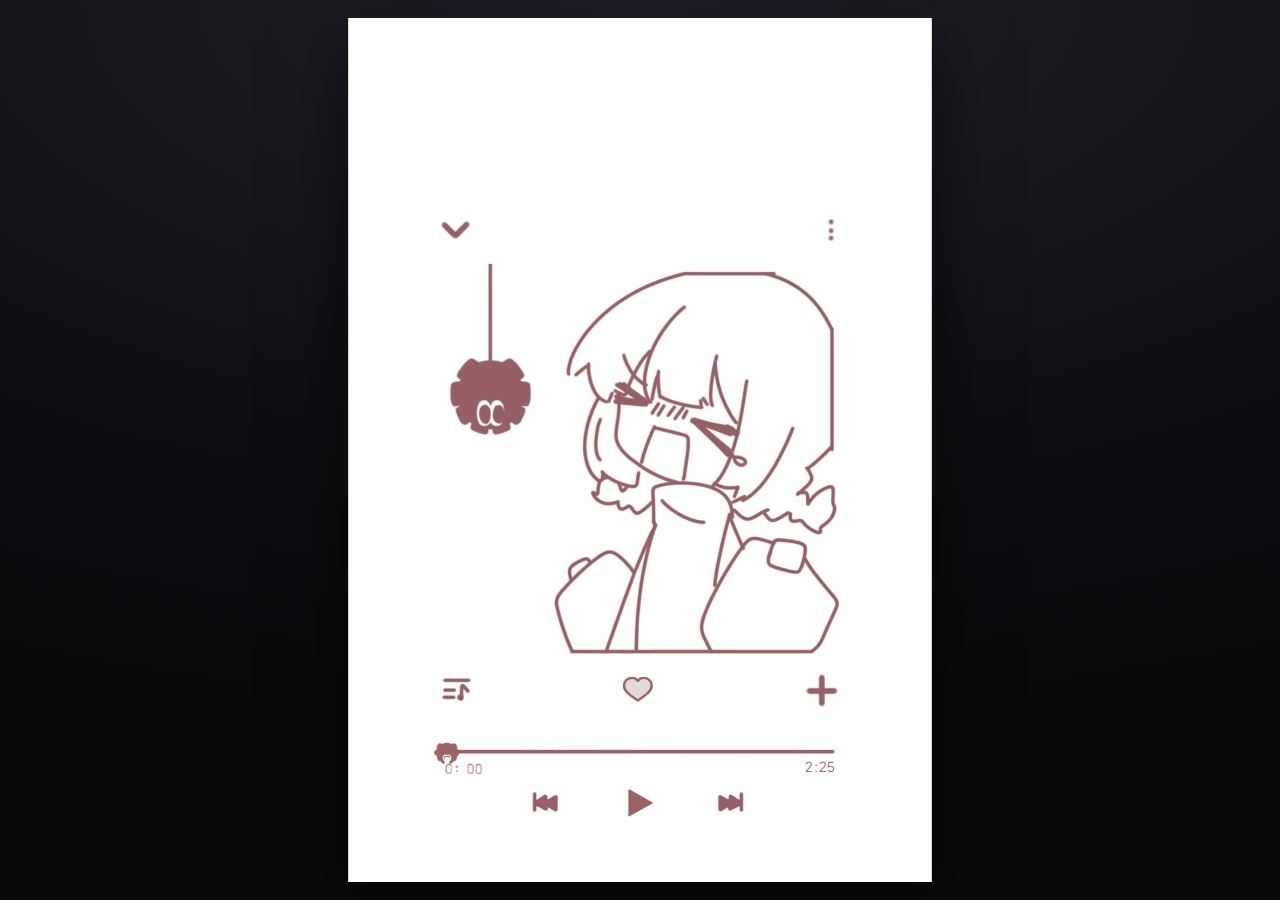
<file: film-player/web/index.html>
<!doctype html>
<html lang="zh-CN">
<head>
<meta charset="utf-8">
<meta name="viewport" content="width=device-width,initial-scale=1,viewport-fit=cover">
<!-- the player draws the film's measured colours; dark-mode extensions must not
     remap them (Dark Reader honours this tag) -->
<meta name="darkreader-lock">
<title>沃玛の播放器</title>
<link rel="stylesheet" href="css/player.css?v=1793479563325">
</head>
<body>
<div class="stage">
  <div class="phone" id="phone">
    <div class="bg" id="bg"></div>
    <div class="pics" id="pics">
      <img class="pic" id="pic0" alt="">
      <video class="crop" id="crop" muted loop playsinline preload="none"></video>
    </div>
    <div class="ui" id="ui">
      <button class="glyph" id="chevron" aria-label="播放列表"></button>
      <button class="glyph" id="dots" aria-label="歌曲信息" aria-expanded="false"></button>
      <div class="info" id="info" role="dialog" aria-label="歌曲信息" tabindex="-1" hidden>
        <b id="infoTitle"></b>
        <span id="infoSub"></span>
        <a id="infoLink" href="#" target="_blank" rel="noopener">在原视频里看</a>
      </div>
      <button class="glyph" id="btnList" aria-label="播放列表"></button>
      <button class="glyph heart" id="btnHeart" aria-label="喜欢" aria-pressed="false">
        <svg class="ico heart-ico" viewBox="0 0 48 44" preserveAspectRatio="none" aria-hidden="true">
          <path class="heart-body" d="M24 41 C10 31 2 24 2 15 C2 7 8 2 15 2 C19 2 22 4 24 7 C26 4 29 2 33 2 C40 2 46 7 46 15 C46 24 38 31 24 41 Z"/>
        </svg>
      </button>
      <button class="glyph" id="btnPlus" aria-label="加入"></button>
      <div class="bar" id="bar" role="slider" tabindex="0" aria-label="播放进度" aria-valuemin="0" aria-valuemax="100" aria-valuenow="0" aria-valuetext=""><div class="knob" id="knob"></div></div>
      <div class="clock" id="clockCur"></div>
      <button class="glyph" id="btnPrev" aria-label="上一首"></button>
      <button class="glyph play" id="btnPlay" aria-label="播放">
        <svg class="ico" viewBox="0 0 48 53" aria-hidden="true">
          <path class="tri" d="M3 3 L45 26.5 L3 50 Z"/>
          <g class="pause"><rect x="5" y="3" width="13" height="47" rx="3"/><rect x="30" y="3" width="13" height="47" rx="3"/></g>
        </svg>
      </button>
      <button class="glyph" id="btnNext" aria-label="下一首"></button>
    </div>
  </div>
</div>

<div class="sheet" id="sheet">
  <div class="sheet-inner">
    <div class="sheet-head">
      <span>沃玛の播放器</span>
      <button class="close" id="btnClose" aria-label="关闭">×</button>
    </div>
    <ol class="list" id="list"></ol>
    <div class="sheet-foot">含翻唱、原创曲、vocaloid 曲人声本家 / 不完全收录</div>
  </div>
</div>

<audio id="audio" preload="metadata"></audio>
<script src="js/data.js?v=1793479563325"></script>
<script src="js/player.js?v=1793479563325"></script>
</body>
</html>
</file>
<file: film-player/web/css/player.css>
/* Warma player - styles.
   The art layer is the film itself (<video>). The live layer only redraws the
   scrub knob, the elapsed clock and the play key, at the pixel positions
   measured per song.
   Design base: 1080x1894, scaled uniformly. */
:root {
  color-scheme: only light;
  --w: 1080px;
  --h: 1600px;
  --ink: #9B6465;
  --heart: #9B6465;
  --bg: #fff;
  --heart-bg: #fff;
  --ease: cubic-bezier(.22, .61, .36, 1);
}

* { box-sizing: border-box; -webkit-tap-highlight-color: transparent; }

html, body {
  margin: 0;
  height: 100%;
  background: #0d0d11;
  overflow: hidden;
  font-family: "PingFang SC", "Microsoft YaHei", system-ui, sans-serif;
}

.stage {
  position: fixed;
  inset: 0;
  background: radial-gradient(120% 80% at 50% 0%, #1e1e26 0%, #101014 60%, #0a0a0d 100%);
}

.phone {
  position: absolute;
  left: 50%;
  top: 50%;
  width: var(--w);
  height: var(--h);
  margin-left: calc(var(--w) / -2);
  margin-top: calc(var(--h) / -2);
  transform-origin: 50% 50%;
  overflow: hidden;
  color: var(--ink);
  background: var(--bg);
  box-shadow: 0 40px 120px rgba(0, 0, 0, .55);
  user-select: none;
  touch-action: manipulation;
  isolation: isolate;
}

.bg { position: absolute; inset: 0; background: var(--bg); z-index: 0; }

/* ---------- drawings ----------
   The three poses cut from the footage cycle in the film's own order, at the
   song's own measured period: hand-drawn animation is a handful of drawings
   held in sequence.  The cycle runs only while the song does: a paused song
   freezes on the drawing it had reached, it does not jump back to the first. */
.pics { position: absolute; inset: 0; z-index: 1; }
.pics .pic {
  position: absolute;
  inset: 0;
  display: block;
  width: 100%;
  height: 100%;
  object-fit: fill;
}
/* the moving region of the drawing, cut from the film and looped in place:
   positioned by the player, plays only while the song does */
.pics .crop {
  position: absolute;
  inset: 0;
  width: 100%;
  height: 100%;
  object-fit: fill;
  pointer-events: none;
}

.ui { position: absolute; inset: 0; z-index: 2; color: var(--ink); }

/* ---------- hit targets ----------
   The icons themselves are painted in the art layer, so these buttons are
   invisible hit areas laid over them. */
.glyph {
  position: absolute;
  padding: 0;
  border: 0;
  background: none;
  color: inherit;
  cursor: pointer;
  display: block;
  opacity: 0;
  transition: opacity .18s var(--ease);
}
/* the measured ink boxes are the visuals, not the targets: at phone scale the
   dots key is a few physical pixels wide.  An invisible pseudo-element grows
   every key's hit area without moving anything. */
.glyph::after { content: ""; position: absolute; inset: -12px; }
.glyph:hover { opacity: .18; background: currentColor; border-radius: 8px; }
.glyph:active { opacity: .3; background: currentColor; border-radius: 8px; }


/* ---------- heart ----------
   Drawn live for one reason: a like has to change the heart itself, and the
   film's heart is painted into the artwork.  The rim is the song's own ink (the
   film draws the heart as an ink rim around a body in the heart colour).  The
   body carries the state: a pale tint of that colour when not liked, the colour
   itself when liked - already pushed to 3:1 on the backdrop under it by
   build_data3, because on five posters the film's body would be invisible.
   No background plate, no halo. */
/* the hit areas are invisible by design; keyboard focus has to be visible, so
   the key itself comes back at full opacity with a ring while focused */
.glyph:focus-visible { opacity: 1; outline: 3px solid currentColor; outline-offset: 6px; border-radius: 8px; }
.glyph.heart { opacity: 1; }
.glyph.heart:hover { opacity: .78; background: none; border-radius: 0; }
.glyph.heart:active { opacity: .62; background: none; }
.glyph.heart:focus-visible { outline: 3px solid currentColor; outline-offset: 6px; }
.heart-ico .heart-body {
  fill: color-mix(in srgb, var(--heart) 32%, var(--heart-bg));
  stroke: currentColor;
  stroke-width: 4;
  stroke-linejoin: round;
  transition: fill .18s var(--ease);
}
.glyph.heart.on .heart-ico .heart-body { fill: var(--heart); }

/* ---------- song info (the dots key) ---------- */
.info {
  position: absolute;
  right: 70px;
  top: 400px;
  max-width: 330px;
  display: flex;
  flex-direction: column;
  gap: 6px;
  padding: 16px 18px;
  border-radius: 16px;
  background: rgba(255, 253, 248, .96);
  color: #4a3b3b;
  box-shadow: 0 18px 48px rgba(0, 0, 0, .28);
  font-size: 20px;
  z-index: 5;
}
.info[hidden] { display: none; }   /* a display:flex rule beats [hidden] otherwise */
.info b { font-size: 22px; }
.info span { opacity: .7; }
.info a { color: inherit; opacity: .8; }

/* ---------- play key ----------
   Drawn live, not taken from the still: the film never shows a pause state and
   its painted triangle is erased from the artwork, so the key has to be drawn
   here.  The colour comes from the song's own ink, pushed until it clears 3:1
   against the backdrop the key actually sits on. */
.glyph.play { opacity: 1; }
.glyph.play:hover { opacity: .72; background: none; border-radius: 0; }
.glyph.play:active { opacity: .55; background: none; }
.glyph.play:focus-visible { outline: 3px solid currentColor; outline-offset: 6px; }
.ico { display: block; width: 100%; height: 100%; fill: currentColor; stroke: currentColor;
       stroke-width: 3; stroke-linejoin: round; }
.play .pause { display: none; }
.play.playing .tri { display: none; }
.play.playing .pause { display: block; }
/* the second half of the film is a mirror image: its play key points left */
.glyph.play.flip .ico { transform: scaleX(-1); }

/* ---------- progress ----------
   The bar line is part of the film; only the knob is drawn here. */
.bar:focus-visible { outline: 3px solid currentColor; outline-offset: 10px; border-radius: 6px; }
.bar {
  position: absolute;
  cursor: pointer;
  touch-action: none;
}
.knob {
  position: absolute;
  top: 50%;
  left: 0;
  color: inherit;
  background: currentColor;
  pointer-events: none;
  will-change: transform;
}

/* ---------- clock ---------- */
.clock {
  position: absolute;
  white-space: pre;
  color: inherit;
  pointer-events: none;
  font-size: 0;
  line-height: 0;
}
/* each glyph is placed at the slot the film drew it on */
.clock .bit {
  position: absolute;
  display: block;
  background-repeat: no-repeat;
  -webkit-mask-repeat: no-repeat;
  mask-repeat: no-repeat;
}

/* ---------- list sheet ----------
   The blur belongs to the open state only.  A backdrop-filter on an element
   that is always in the tree is a full-viewport readback and blur of whatever
   is beneath it - which, while a song plays, is the artwork itself - on every
   frame the browser paints, whether or not anyone ever opens the list.  Closed,
   the sheet is also taken out of the tree with visibility so it costs nothing
   at all; the transition still runs because it is on opacity. */
.sheet {
  position: fixed;
  inset: 0;
  display: grid;
  place-items: center;
  background: rgba(8, 8, 12, .55);
  opacity: 0;
  visibility: hidden;
  pointer-events: none;
  transition: opacity .3s var(--ease), visibility .3s var(--ease);
  z-index: 20;
  font-family: "PingFang SC", "Microsoft YaHei", system-ui, sans-serif;
}
.sheet.open {
  opacity: 1;
  visibility: visible;
  pointer-events: auto;
  backdrop-filter: blur(6px);
}

.sheet-inner {
  width: min(760px, 92vw);
  max-height: 82vh;
  display: flex;
  flex-direction: column;
  background: #fffdf8;
  border-radius: 26px;
  padding: 26px 26px 18px;
  box-shadow: 0 30px 80px rgba(0, 0, 0, .5);
  transform: translateY(18px) scale(.98);
  transition: transform .3s var(--ease);
  color: #4a3b3b;
}
.sheet.open .sheet-inner { transform: none; }

.sheet-head {
  display: flex;
  align-items: center;
  justify-content: space-between;
  font-size: 26px;
  letter-spacing: 2px;
  padding: 0 6px 14px;
  border-bottom: 1px dashed rgba(0, 0, 0, .14);
}
.close { border: 0; background: none; font-size: 34px; line-height: 1; cursor: pointer; color: #8a6b6b; }

.list { list-style: none; margin: 8px 0 0; padding: 0; overflow: auto; flex: 1; }
.list li {
  display: flex;
  gap: 16px;
  align-items: baseline;
  padding: 13px 8px;
  border-radius: 12px;
  cursor: pointer;
  transition: background .18s var(--ease);
}
.list li:hover { background: rgba(0, 0, 0, .05); }
.list li.active { background: rgba(155, 100, 101, .16); }
.list .n { width: 40px; opacity: .5; font-size: 22px; text-align: right; }
.list .t { font-size: 25px; }
.list .s { margin-left: auto; font-size: 19px; opacity: .5; }

.list li.added .t::before { content: "＋ "; opacity: .55; }
.list li.liked .t::after { content: " ♥"; opacity: .75; }

.sheet-foot {
  padding: 14px 8px 2px;
  font-size: 17px;
  opacity: .45;
  border-top: 1px dashed rgba(0, 0, 0, .12);
  margin-top: 6px;
}

@media (prefers-reduced-motion: reduce) {
  /* UI transitions only: the artwork's cycle is the product, not decoration */
  *:not(.pics .pic) { transition-duration: .01ms !important; animation-duration: .01ms !important; }
}
</file>
